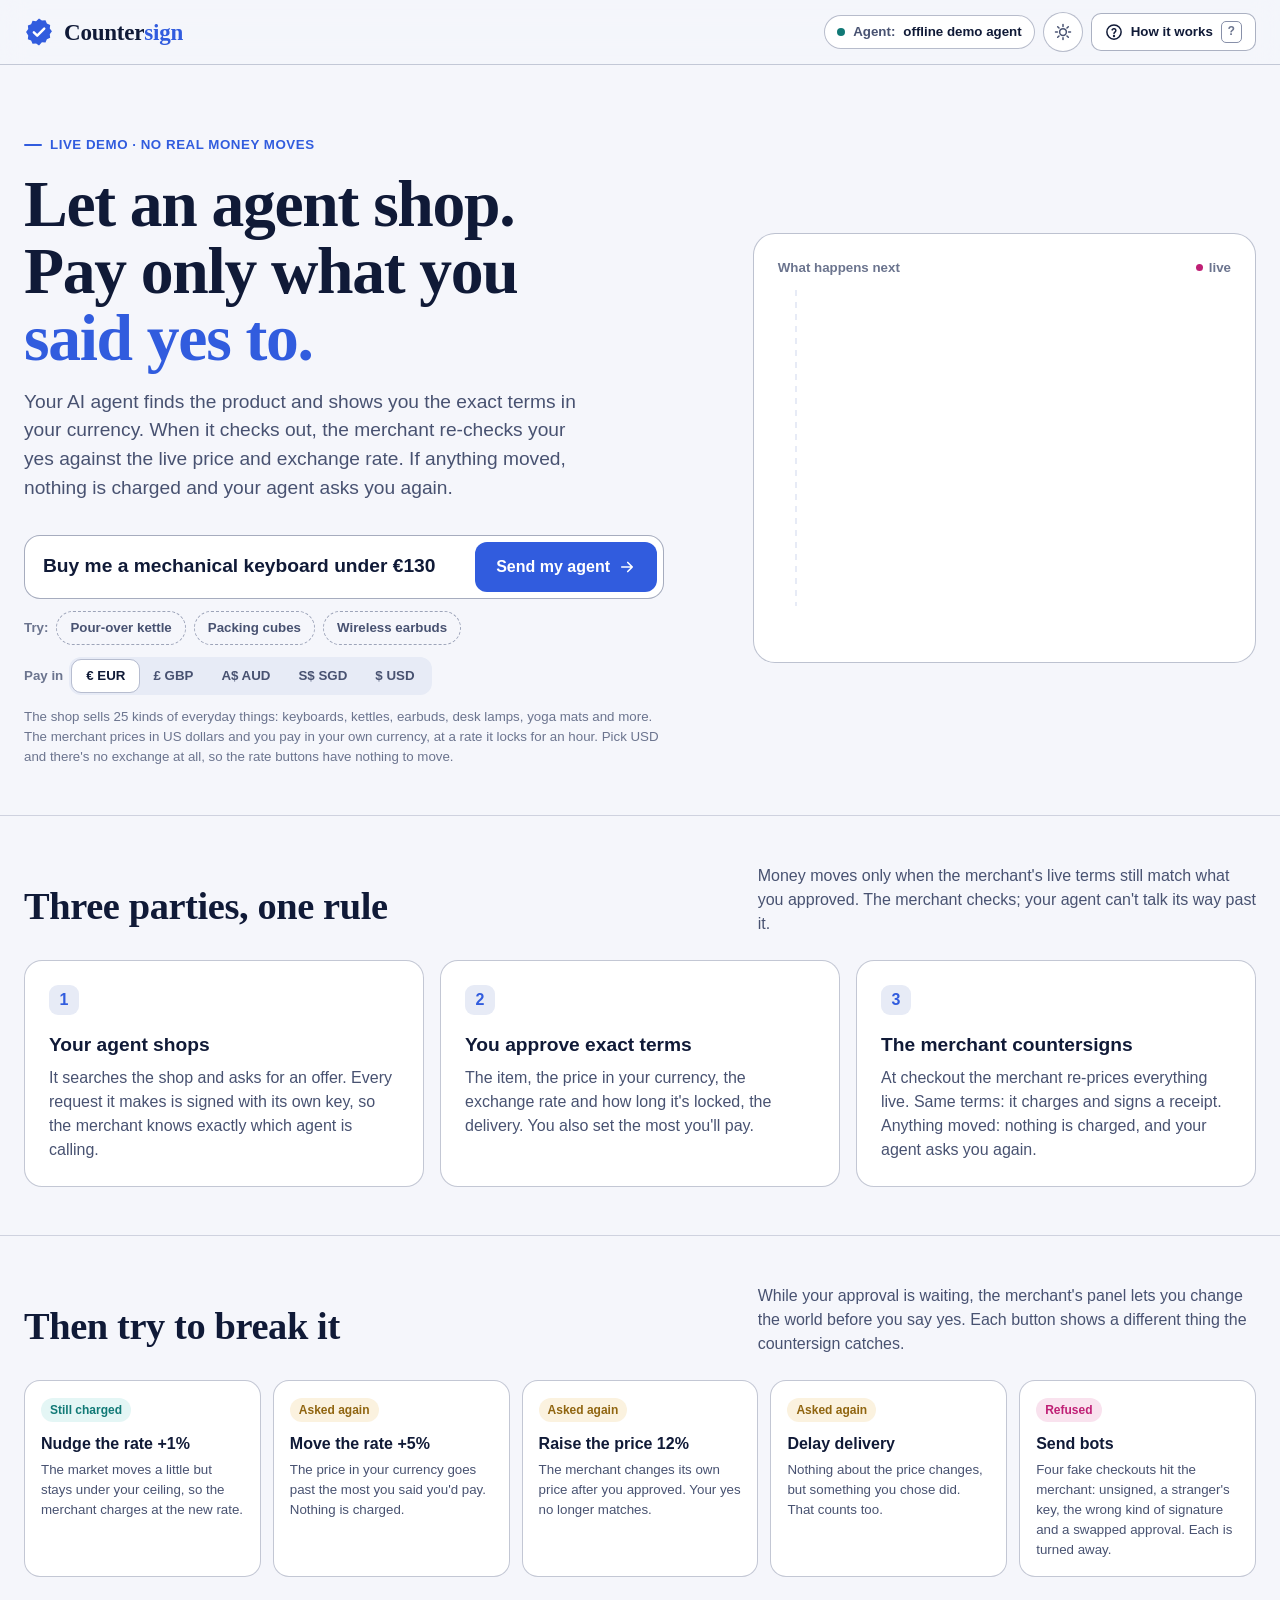
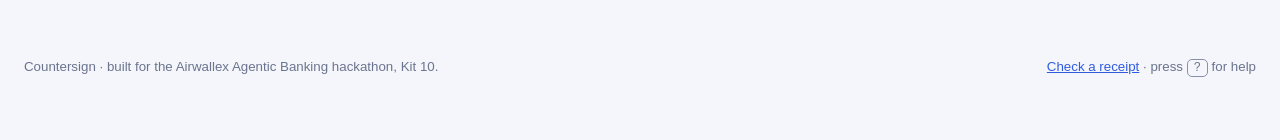
<file: src/countersign/web/static/index.html>
<!doctype html>
<html lang="en">
<head>
<meta charset="utf-8">
<meta name="viewport" content="width=device-width, initial-scale=1">
<title>Countersign · let an agent shop, pay only what you approved</title>
<meta name="description" content="A live demo: an AI agent shops for you, you approve the exact terms, and the merchant re-checks them against the live price and exchange rate before it charges.">
<style>
/* tokens:begin, copied from src/countersign/edge/static/tokens.css by scripts/apply_tokens.py: change colours there */
:root {
  --bg: #f5f6fb;          /* page background */
  --panel: #ffffff;       /* cards, panels */
  --ink: #101a37;         /* body text */
  --ink-2: #485271;       /* secondary text */
  --ink-3: #6b748e;       /* hints, labels */
  --line: #8890a9;        /* borders, rules */
  --soft: #e7ebf6;        /* quiet fills */
  --go: #117976;          /* PROCEED: charged */
  --go-bg: #e4f6f5;
  --ask: #906510;         /* REASK: asked again */
  --ask-bg: #fbf2df;
  --no: #bf1f75;          /* REFUSE: refused */
  --no-bg: #f9e2ee;
  --info: #485271;        /* neutral notes */
  --info-bg: #e7ebf6;
  --accent: #315cde;      /* links, primary buttons */
  --accent-ink: #ffffff;  /* text on accent */
  --on-status: #ffffff;   /* text on an ask or no button */
  --cat-1: #4c6ed5;       /* product images, one per category */
  --cat-2: #cf3487;
  --cat-3: #17817e;
  --cat-4: #986c16;
  --cat-5: #7666c5;
  --cat-ink: #ffffff;     /* initials on a product image */

  /* type: three stacks, unquoted so they also go into SVG attributes */
  --font-display: Charter, Bitstream Charter, Sitka Text, Cambria, Iowan Old Style, Georgia, serif;
  --font-sans: Avenir Next, Avenir, Seravek, Segoe UI, Ubuntu, Noto Sans, Helvetica Neue, sans-serif;
  --font-mono: ui-monospace, SF Mono, Menlo, Cascadia Mono, Consolas, monospace;
  /* a modular scale, ratio 1.2: each step is the one below times the ratio */
  --ratio: 1.2;
  --step--1: 0.833rem;    /* labels, captions, table heads */
  --step-0: 1rem;         /* body */
  --step-1: 1.2rem;
  --step-2: 1.44rem;      /* prices, section heads */
  --step-3: 1.728rem;
  --step-4: 2.074rem;     /* page heads */
  --step-5: 2.488rem;
  --measure: 68ch;        /* longest line of running text */

  /* space: one 4px unit; tight inside a group, wide between groups */
  --space-1: 4px;
  --space-2: 8px;
  --space-3: 12px;
  --space-4: 16px;
  --space-5: 24px;
  --space-6: 32px;
  --space-7: 48px;
  --space-8: 64px;
  --container: 1040px;    /* widest a page gets; wider screens grow the margins */

  /* shape: two radii, one per nesting level, and edges drawn with a line, never a shadow */
  --radius-1: 8px;        /* controls, tags, inner pieces */
  --radius-2: 14px;       /* panels */

  /* motion: short and decelerating, transform and opacity only */
  --dur: 180ms;
  --ease: cubic-bezier(0.22, 1, 0.36, 1);
}
@media (prefers-color-scheme: dark) {
  :root:not([data-theme="light"]) {
    --bg: #0a0d1d;
    --panel: #11162a;
    --ink: #f3f4fa;
    --ink-2: #9aa4c2;
    --ink-3: #78829e;
    --line: #5c6685;
    --soft: #1c2136;
    --go: #18a8a3;
    --go-bg: #0f3332;
    --ask: #c3860a;
    --ask-bg: #33270f;
    --no: #ef3a9a;
    --no-bg: #330f22;
    --info: #9aa4c2;
    --info-bg: #1c2136;
    --accent: #7193f8;
    --accent-ink: #0a0d1d;
    --on-status: #0a0d1d;
    --cat-1: #4c6ed5;
    --cat-2: #cf3487;
    --cat-3: #17817e;
    --cat-4: #986c16;
    --cat-5: #7666c5;
    --cat-ink: #ffffff;
  }
}
:root[data-theme="dark"] {
  --bg: #0a0d1d;
  --panel: #11162a;
  --ink: #f3f4fa;
  --ink-2: #9aa4c2;
  --ink-3: #78829e;
  --line: #5c6685;
  --soft: #1c2136;
  --go: #18a8a3;
  --go-bg: #0f3332;
  --ask: #c3860a;
  --ask-bg: #33270f;
  --no: #ef3a9a;
  --no-bg: #330f22;
  --info: #9aa4c2;
  --info-bg: #1c2136;
  --accent: #7193f8;
  --accent-ink: #0a0d1d;
  --on-status: #0a0d1d;
  --cat-1: #4c6ed5;
  --cat-2: #cf3487;
  --cat-3: #17817e;
  --cat-4: #986c16;
  --cat-5: #7666c5;
  --cat-ink: #ffffff;
}
/* tokens:end */
* { box-sizing: border-box; }
[hidden] { display: none !important; }
html { scroll-behavior: smooth; }
html, body { margin: 0; overflow-x: clip; background: var(--bg); color: var(--ink); }
body { font-family: var(--font-sans); font-weight: 500; font-size: var(--step-0); line-height: 1.5;
       font-variant-numeric: tabular-nums; -webkit-font-smoothing: antialiased; min-height: 100vh; }
button, input { font: inherit; color: inherit; }
h1, h2, h3, h4, p { margin: 0; }
a { color: var(--accent); }
.wrap { max-width: 1280px; margin: 0 auto; padding: 0 var(--space-5); }
@media (max-width: 640px) { .wrap { padding: 0 var(--space-4); } }
.sr { position: absolute; width: 1px; height: 1px; overflow: hidden; clip: rect(0 0 0 0); white-space: nowrap; }

/* a quiet wash of the accent behind the top of the page: a fill, not a shadow */
.wash { position: absolute; inset: 0 0 auto 0; height: 620px; pointer-events: none; z-index: -1;
        background: radial-gradient(60% 70% at 78% 0%, color-mix(in srgb, var(--accent) 14%, transparent), transparent 70%),
                    radial-gradient(40% 50% at 8% 10%, color-mix(in srgb, var(--go) 9%, transparent), transparent 70%); }

/* ---------------------------------------------------------------- top bar */
.top { position: sticky; top: 0; z-index: 20; border-bottom: 1px solid color-mix(in srgb, var(--line) 45%, transparent);
       background: color-mix(in srgb, var(--bg) 82%, transparent); backdrop-filter: saturate(1.4) blur(12px);
       -webkit-backdrop-filter: saturate(1.4) blur(12px); }
.top .wrap { display: flex; align-items: center; justify-content: space-between; gap: var(--space-4); min-height: 64px; }
.brand { display: inline-flex; align-items: center; gap: 10px; text-decoration: none; color: var(--ink); }
.brand .word { font-family: var(--font-display); font-size: var(--step-2); font-weight: 700; letter-spacing: -0.01em; }
.brand .word em { font-style: normal; color: var(--accent); }
.seal { width: 30px; height: 30px; color: var(--accent); flex: none; }
.top-actions { display: flex; align-items: center; gap: var(--space-2); }
.status-chip { display: inline-flex; align-items: center; gap: 8px; padding: 6px 12px; border-radius: 999px;
               border: 1px solid color-mix(in srgb, var(--line) 60%, transparent); background: var(--panel);
               font-size: var(--step--1); font-weight: 600; color: var(--ink-2); white-space: nowrap; }
.status-chip b { color: var(--ink); font-weight: 700; }
.status-chip .dot { width: 8px; height: 8px; border-radius: 50%; background: var(--go); }
.status-chip .dot.live { animation: breathe 2.4s var(--ease) infinite; }
@keyframes breathe { 0%, 100% { opacity: 1; transform: scale(1); } 50% { opacity: .45; transform: scale(.8); } }
@media (max-width: 860px) { .status-chip.market { display: none; } }
@media (max-width: 560px) { .status-chip.agent { display: none; } .help-label { display: none; } }
.icon-btn { display: inline-grid; place-items: center; width: 40px; height: 40px; border-radius: 999px; cursor: pointer;
            border: 1px solid color-mix(in srgb, var(--line) 60%, transparent); background: var(--panel); color: var(--ink-2); }
.icon-btn svg { width: 18px; height: 18px; }
.icon-btn:hover { color: var(--ink); border-color: var(--line); }
kbd { font-family: var(--font-mono); font-size: 0.75rem; padding: 1px 6px; border-radius: 5px; border: 1px solid var(--line); color: var(--ink-3); }

/* ---------------------------------------------------------------- buttons */
.btn { display: inline-flex; align-items: center; justify-content: center; gap: 8px; border: 1px solid transparent;
       border-radius: 12px; padding: 12px 20px; min-height: 48px; font-weight: 650; cursor: pointer; text-decoration: none;
       background: var(--ink); color: var(--bg); transition: transform var(--dur) var(--ease), opacity var(--dur) var(--ease); }
.btn.primary { background: var(--accent); color: var(--accent-ink); }
.btn.ghost { background: var(--panel); color: var(--ink); border-color: color-mix(in srgb, var(--line) 70%, transparent); }
.btn.ghost:hover:not(:disabled) { border-color: var(--ink-2); }
.btn.small { min-height: 36px; padding: 7px 13px; font-size: var(--step--1); border-radius: 10px; }
.btn.block { width: 100%; }
.btn:hover:not(:disabled) { transform: translateY(-1px); }
.btn:active:not(:disabled) { transform: translateY(1px); }
.btn:disabled { opacity: .45; cursor: not-allowed; }
.btn svg { width: 18px; height: 18px; flex: none; }

/* ---------------------------------------------------------------- hero */
.hero { display: grid; grid-template-columns: 1.15fr .85fr; gap: var(--space-7); align-items: center; padding-block: var(--space-8) var(--space-7); }
@media (max-width: 960px) { .hero { grid-template-columns: 1fr; gap: var(--space-6); padding-block: var(--space-6) var(--space-5); } }
.eyebrow { display: inline-flex; align-items: center; gap: 8px; font-size: var(--step--1); font-weight: 700; letter-spacing: .04em;
           text-transform: uppercase; color: var(--accent); }
.eyebrow::before { content: ""; width: 18px; height: 2px; background: currentColor; border-radius: 2px; }
.hero h1 { font-family: var(--font-display); font-weight: 700; letter-spacing: -0.02em; line-height: 1.02;
           font-size: clamp(2.3rem, 5.2vw, 4.1rem); margin: var(--space-4) 0 var(--space-4); max-width: 16ch; }
.hero h1 .said { color: var(--accent); }
.lede { color: var(--ink-2); font-size: var(--step-1); max-width: 54ch; }
.ask-form { margin-top: var(--space-6); display: flex; flex-direction: column; gap: var(--space-3); max-width: 640px; }
.ask-box { display: flex; align-items: center; gap: var(--space-2); padding: 6px 6px 6px 18px; border-radius: 16px;
           background: var(--panel); border: 1px solid color-mix(in srgb, var(--line) 75%, transparent);
           transition: border-color var(--dur) var(--ease); }
.ask-box:focus-within { border-color: var(--accent); outline: 3px solid color-mix(in srgb, var(--accent) 22%, transparent); }
.ask-box input { flex: 1; min-width: 0; border: 0; background: transparent; outline: none; font-size: var(--step-1); font-weight: 600; padding: 10px 0; }
@media (max-width: 560px) { .ask-box { flex-wrap: wrap; padding: 6px; } .ask-box input { flex-basis: 100%; padding: 10px 12px; }
                            .ask-box .btn { width: 100%; } }
.ask-row { display: flex; align-items: center; justify-content: space-between; gap: var(--space-3); flex-wrap: wrap; }
.seg { display: inline-flex; flex-wrap: wrap; padding: 3px; border-radius: 12px; background: var(--soft); }
.seg button { border: 0; background: transparent; padding: 6px 14px; border-radius: 9px; font-weight: 650; cursor: pointer; font-size: var(--step--1); color: var(--ink-2); }
.seg button[aria-pressed=true] { background: var(--panel); color: var(--ink); outline: 1px solid color-mix(in srgb, var(--line) 50%, transparent); }
.seg-label { font-size: var(--step--1); color: var(--ink-3); font-weight: 600; margin-right: 6px; }
.chips { display: flex; gap: var(--space-2); flex-wrap: wrap; align-items: center; }
.chips .lbl { font-size: var(--step--1); color: var(--ink-3); font-weight: 600; }
.chip { border: 1px dashed color-mix(in srgb, var(--line) 80%, transparent); background: transparent; border-radius: 999px; padding: 6px 13px;
        font-weight: 600; font-size: var(--step--1); cursor: pointer; color: var(--ink-2); transition: transform var(--dur) var(--ease); }
.chip:hover { border-style: solid; color: var(--ink); transform: translateY(-1px); }
.fine { font-size: var(--step--1); color: var(--ink-3); }

/* the hero's little film: you ask, the agent finds, the merchant countersigns */
.film { position: relative; padding: var(--space-5); border-radius: 22px; background: var(--panel);
        border: 1px solid color-mix(in srgb, var(--line) 55%, transparent); display: flex; flex-direction: column; gap: 14px; overflow: hidden; }
.film::before { content: ""; position: absolute; left: 41px; top: 56px; bottom: 56px; width: 2px;
                background: repeating-linear-gradient(to bottom, var(--soft) 0 6px, transparent 6px 12px); }
.film-row { position: relative; display: grid; grid-template-columns: 34px 1fr; gap: 14px; align-items: start; opacity: 0;
            animation: film-in 9s var(--ease) infinite; }
.film-row:nth-child(2) { animation-delay: 0s; }
.film-row:nth-child(3) { animation-delay: .9s; }
.film-row:nth-child(4) { animation-delay: 1.8s; }
.film-row:nth-child(5) { animation-delay: 2.7s; }
@keyframes film-in { 0% { opacity: 0; transform: translateY(8px); } 5%, 88% { opacity: 1; transform: none; } 96%, 100% { opacity: 0; transform: translateY(-4px); } }
.who { width: 34px; height: 34px; border-radius: 50%; display: grid; place-items: center; font-weight: 800; font-size: 0.8rem; z-index: 1; }
.who.you { background: var(--ink); color: var(--bg); }
.who.agent { background: var(--accent); color: var(--accent-ink); }
.who.merchant { background: var(--go); color: var(--on-status); }
.who.check { background: var(--go-bg); color: var(--go); outline: 1px solid var(--go); }
.film-card { padding: 10px 14px; border-radius: 14px; background: var(--soft); }
.film-card .t { font-size: var(--step--1); color: var(--ink-3); font-weight: 700; }
.film-card .v { font-weight: 650; }
.film-card.go { background: var(--go-bg); }
.film-card.go .v { color: var(--go); }
.film-head { display: flex; justify-content: space-between; align-items: center; font-size: var(--step--1); font-weight: 700; color: var(--ink-3); }
.film-head .rec { display: inline-flex; gap: 6px; align-items: center; }
.film-head .rec::before { content: ""; width: 7px; height: 7px; border-radius: 50%; background: var(--no); animation: breathe 1.6s var(--ease) infinite; }

/* ---------------------------------------------------------------- explainer sections on the first screen */
.section { padding-block: var(--space-7); border-top: 1px solid color-mix(in srgb, var(--line) 35%, transparent); }
.section-head { display: flex; justify-content: space-between; align-items: end; gap: var(--space-4); margin-bottom: var(--space-5); flex-wrap: wrap; }
.section-head h2 { font-family: var(--font-display); font-size: clamp(var(--step-3), 3vw, var(--step-5)); font-weight: 700; letter-spacing: -0.01em; }
.section-head p { color: var(--ink-2); max-width: 56ch; }
.steps3 { display: grid; grid-template-columns: repeat(3, 1fr); gap: var(--space-4); }
@media (max-width: 860px) { .steps3 { grid-template-columns: 1fr; } }
.step-card { padding: var(--space-5); border-radius: 18px; background: var(--panel); border: 1px solid color-mix(in srgb, var(--line) 50%, transparent); }
.step-card .n { width: 30px; height: 30px; border-radius: 9px; display: grid; place-items: center; font-weight: 800; background: var(--soft); color: var(--accent); }
.step-card h3 { font-size: var(--step-1); font-weight: 700; margin: var(--space-4) 0 6px; }
.step-card p { color: var(--ink-2); }
.tries { display: grid; grid-template-columns: repeat(auto-fill, minmax(230px, 1fr)); gap: var(--space-3); }
.try { padding: var(--space-4); border-radius: 16px; border: 1px solid color-mix(in srgb, var(--line) 50%, transparent); background: var(--panel); }
.try h3 { font-size: var(--step-0); font-weight: 700; margin: 10px 0 4px; }
.try p { color: var(--ink-2); font-size: var(--step--1); }
.outcome { display: inline-flex; align-items: center; gap: 6px; padding: 3px 9px; border-radius: 999px; font-size: 0.75rem; font-weight: 700; }
.outcome.go { background: var(--go-bg); color: var(--go); }
.outcome.ask { background: var(--ask-bg); color: var(--ask); }
.outcome.no { background: var(--no-bg); color: var(--no); }
.foot { padding-block: var(--space-6) var(--space-8); color: var(--ink-3); font-size: var(--step--1); display: flex; justify-content: space-between; gap: var(--space-4); flex-wrap: wrap; }

/* ---------------------------------------------------------------- the board */
.board-wrap { padding-block: var(--space-5) var(--space-8); }
.board-head { display: flex; justify-content: space-between; align-items: center; gap: var(--space-4); flex-wrap: wrap; margin-bottom: var(--space-4); }
.board-head h2 { font-family: var(--font-display); font-size: var(--step-3); font-weight: 700; letter-spacing: -0.01em; }
.board-head .req { color: var(--ink-2); font-weight: 600; }
.progress { display: grid; grid-template-columns: repeat(5, 1fr); gap: 6px; margin-bottom: var(--space-5); list-style: none; padding: 0; }
.progress li { position: relative; padding: 12px 12px 10px; border-radius: 12px; background: var(--panel);
               border: 1px solid color-mix(in srgb, var(--line) 40%, transparent); color: var(--ink-3); font-size: var(--step--1); font-weight: 650; overflow: hidden; }
.progress li .k { display: block; font-size: 0.7rem; letter-spacing: .05em; text-transform: uppercase; font-weight: 800; margin-bottom: 2px; }
.progress li::after { content: ""; position: absolute; left: 0; right: 0; bottom: 0; height: 3px; background: var(--accent);
                      transform: scaleX(0); transform-origin: left; transition: transform 500ms var(--ease); }
.progress li.done { color: var(--ink); }
.progress li.done::after { transform: scaleX(1); background: var(--go); }
.progress li.now { color: var(--ink); border-color: var(--accent); }
.progress li.now::after { transform: scaleX(1); animation: sweep 1.6s var(--ease) infinite; }
.progress li.stop { color: var(--ask); border-color: var(--ask); }
.progress li.stop::after { transform: scaleX(1); background: var(--ask); }
.progress li.fail { color: var(--no); border-color: var(--no); }
.progress li.fail::after { transform: scaleX(1); background: var(--no); }
@keyframes sweep { 0% { transform: scaleX(.05); } 60% { transform: scaleX(1); } 100% { transform: scaleX(1); opacity: .2; } }
@media (max-width: 720px) { .progress li { padding: 8px 4px 9px; font-size: 0; text-align: center; }
                            .progress li .k { font-size: 0.64rem; margin: 0; letter-spacing: .02em; }
                            .progress .num, .progress .long { display: none; } }

.board { display: grid; grid-template-columns: minmax(0, 1fr) minmax(0, 1.2fr) minmax(0, 1fr); gap: var(--space-4); align-items: start; }
@media (max-width: 1120px) { .board { grid-template-columns: minmax(0, 1fr) minmax(0, 1.2fr); } .board .col.edge-col { grid-column: 1 / -1; } }
@media (max-width: 760px) { .board { grid-template-columns: minmax(0, 1fr); } .board .col.approval-col { order: -1; } }
.col { background: var(--panel); border-radius: 20px; border: 1px solid color-mix(in srgb, var(--line) 50%, transparent); min-width: 0; overflow: hidden; }
.col-head { display: flex; align-items: center; justify-content: space-between; gap: var(--space-2); padding: 16px 18px 12px; }
.col-head h3 { font-size: var(--step-0); font-weight: 750; display: flex; align-items: center; gap: 10px; }
.col-head h3 .ico { width: 28px; height: 28px; border-radius: 9px; display: grid; place-items: center; background: var(--soft); color: var(--accent); }
.col-head h3 .ico svg { width: 16px; height: 16px; }
.col-sub { padding: 0 18px 12px; color: var(--ink-3); font-size: var(--step--1); border-bottom: 1px solid color-mix(in srgb, var(--line) 35%, transparent); }
.info { width: 28px; height: 28px; border-radius: 50%; border: 1px solid color-mix(in srgb, var(--line) 60%, transparent); background: transparent;
        color: var(--ink-3); font-weight: 800; font-size: 0.8rem; cursor: pointer; flex: none; }
.info:hover, .info[aria-expanded=true] { color: var(--accent); border-color: var(--accent); }
.explain { margin: 0 18px 12px; padding: 12px 14px; border-radius: 12px; background: var(--info-bg); color: var(--ink-2); font-size: var(--step--1); }
.explain b { color: var(--ink); }
.col-body { padding: 16px 18px 18px; }

/* conversation */
.feed { display: flex; flex-direction: column; gap: 10px; max-height: min(68vh, 640px); overflow: auto; scroll-behavior: smooth; padding-right: 2px; }
.msg { padding: 10px 14px; border-radius: 16px; background: var(--soft); max-width: 92%; overflow-wrap: anywhere; animation: rise 320ms var(--ease) both; }
.msg.shopper { align-self: flex-end; background: var(--ink); color: var(--bg); font-weight: 600; border-bottom-right-radius: 6px; }
.msg.agent { align-self: flex-start; border-bottom-left-radius: 6px; }
.msg.agent::before { content: "Your agent"; display: block; font-size: 0.7rem; font-weight: 800; letter-spacing: .04em; text-transform: uppercase; color: var(--accent); margin-bottom: 2px; }
.msg.sys { align-self: center; background: transparent; color: var(--ink-3); font-size: var(--step--1); font-weight: 650; text-align: center; padding: 2px 8px;
           display: inline-flex; align-items: center; gap: 6px; }
.msg.sys::before { content: ""; width: 6px; height: 6px; border-radius: 50%; background: var(--line); }
.msg.go { background: var(--go-bg); color: var(--go); font-weight: 650; border: 1px solid color-mix(in srgb, var(--go) 40%, transparent); }
.msg.ask { background: var(--ask-bg); color: var(--ask); font-weight: 650; border: 1px solid color-mix(in srgb, var(--ask) 40%, transparent); }
.msg.no { background: var(--no-bg); color: var(--no); font-weight: 650; border: 1px solid color-mix(in srgb, var(--no) 40%, transparent); }
.msg .sub { display: block; font-weight: 550; opacity: .9; margin-top: 2px; }
.msg.market { align-self: center; background: transparent; border: 1px dashed var(--ask); color: var(--ask); font-size: var(--step--1); font-weight: 650; border-radius: 999px; padding: 5px 12px; }
@keyframes rise { from { opacity: 0; transform: translateY(6px) scale(.98); } to { opacity: 1; transform: none; } }
.typing { align-self: flex-start; display: inline-flex; gap: 5px; padding: 12px 14px; border-radius: 16px; border-bottom-left-radius: 6px; background: var(--soft); }
.typing i { width: 7px; height: 7px; border-radius: 50%; background: var(--ink-3); animation: hop 1.1s var(--ease) infinite; }
.typing i:nth-child(2) { animation-delay: .15s; } .typing i:nth-child(3) { animation-delay: .3s; }
@keyframes hop { 0%, 60%, 100% { transform: translateY(0); opacity: .5; } 30% { transform: translateY(-5px); opacity: 1; } }

/* approval */
.card { border-radius: 16px; border: 1px solid color-mix(in srgb, var(--line) 60%, transparent); padding: 20px; animation: rise 360ms var(--ease) both; }
.card.pending { border: 2px solid var(--accent); }
.card.go { border-color: var(--go); background: var(--go-bg); }
.card.ask { border-color: var(--ask); background: var(--ask-bg); }
.card.no { border-color: var(--no); background: var(--no-bg); }
.label { font-size: 0.72rem; font-weight: 800; letter-spacing: .05em; text-transform: uppercase; color: var(--ink-3); margin-bottom: 4px; }
.item { font-size: var(--step-2); font-weight: 750; line-height: 1.2; letter-spacing: -0.01em; }
.why { color: var(--ink-2); margin: 6px 0 18px; }
.price { display: flex; align-items: baseline; gap: 10px; flex-wrap: wrap; }
.big { font-size: clamp(2.2rem, 4.2vw, 3.2rem); font-weight: 800; line-height: 1; letter-spacing: -0.02em; }
.price .was { color: var(--ink-3); font-weight: 650; font-size: var(--step--1); }
.rows { display: grid; grid-template-columns: auto 1fr; gap: 10px var(--space-4); margin: 18px 0; padding: 14px 0;
        border-top: 1px solid color-mix(in srgb, var(--line) 35%, transparent); border-bottom: 1px solid color-mix(in srgb, var(--line) 35%, transparent); }
.rows dt { color: var(--ink-3); font-weight: 600; display: inline-flex; align-items: center; gap: 6px; }
.rows dd { margin: 0; text-align: right; font-weight: 650; overflow-wrap: anywhere; }
.tip { position: relative; display: inline-grid; place-items: center; width: 16px; height: 16px; border-radius: 50%; font-size: 0.65rem; font-weight: 800;
       border: 1px solid var(--line); color: var(--ink-3); cursor: help; }
.tip:hover::after, .tip:focus::after { content: attr(data-tip); position: absolute; left: 50%; bottom: calc(100% + 8px); transform: translateX(-30%); width: 240px; z-index: 5;
       padding: 10px 12px; border-radius: 10px; background: var(--ink); color: var(--bg); font-size: 0.78rem; font-weight: 550; line-height: 1.4; text-align: left;
       text-transform: none; letter-spacing: 0; animation: rise 160ms var(--ease) both; }
.lockbar { display: inline-flex; flex-direction: column; align-items: flex-end; gap: 4px; }
.lockbar .bar { width: 120px; height: 4px; border-radius: 4px; background: var(--soft); overflow: hidden; }
.lockbar .bar i { display: block; height: 100%; background: var(--go); transform-origin: left; transition: transform 1s linear; }
.lockbar.low .bar i { background: var(--ask); }
.lockbar.low span { color: var(--ask); }
.lockbar span { color: var(--go); }
.ceiling-wrap { display: grid; gap: 8px; }
.ceiling { display: flex; gap: 10px; align-items: center; flex-wrap: wrap; }
.field { display: inline-flex; align-items: center; border: 1px solid color-mix(in srgb, var(--line) 80%, transparent); border-radius: 12px; background: var(--bg); padding-left: 14px; }
.field span { font-size: var(--step-1); font-weight: 750; color: var(--ink-3); }
.field:focus-within { border-color: var(--accent); outline: 3px solid color-mix(in srgb, var(--accent) 22%, transparent); }
.field input { border: 0; outline: none; width: 140px; padding: 10px 12px; background: transparent; font-size: var(--step-1); font-weight: 750; }
.quick { display: inline-flex; gap: 6px; flex-wrap: wrap; }
.quick button { border: 1px solid color-mix(in srgb, var(--line) 70%, transparent); background: var(--panel); border-radius: 999px; padding: 5px 11px;
                font-size: var(--step--1); font-weight: 650; cursor: pointer; color: var(--ink-2); }
.quick button:hover { color: var(--ink); border-color: var(--ink-2); }
.hint { color: var(--ink-2); font-size: var(--step--1); }
.actions { display: flex; gap: 10px; margin-top: var(--space-5); flex-wrap: wrap; }
.actions .btn.primary { flex: 1 1 220px; }
.diff { width: 100%; border-collapse: collapse; margin: 12px 0 2px; font-weight: 600; font-size: var(--step--1); }
.diff th { text-align: left; color: var(--ink-3); font-size: 0.72rem; font-weight: 800; letter-spacing: .04em; text-transform: uppercase; padding: 4px 0; }
.diff td { padding: 8px 0; border-top: 1px solid color-mix(in srgb, var(--ask) 25%, transparent); vertical-align: top; overflow-wrap: anywhere; }
.diff td.new { color: var(--ask); font-weight: 750; }
.diff td:first-child, .diff th:first-child { white-space: nowrap; padding-right: var(--space-3); }
.empty { color: var(--ink-3); font-weight: 600; text-align: center; padding: 28px 12px; }
.stack { display: flex; flex-direction: column; gap: 14px; }

/* skeleton while the agent shops: a sheen moved with transform */
.skel { position: relative; overflow: hidden; border-radius: 16px; border: 1px solid color-mix(in srgb, var(--line) 45%, transparent); padding: 20px; display: grid; gap: 12px; }
.skel i { display: block; height: 12px; border-radius: 6px; background: var(--soft); }
.skel i.l { width: 40%; } .skel i.m { width: 70%; height: 20px; } .skel i.b { width: 55%; height: 40px; } .skel i.s { width: 85%; }
.skel::after { content: ""; position: absolute; inset: 0; transform: translateX(-100%);
               background: linear-gradient(90deg, transparent, color-mix(in srgb, var(--panel) 70%, transparent), transparent); animation: sheen 1.4s var(--ease) infinite; }
@keyframes sheen { to { transform: translateX(100%); } }
.skel-note { text-align: center; color: var(--ink-3); font-size: var(--step--1); font-weight: 600; }

/* the outcome stamp */
.stamp { display: inline-flex; align-items: center; gap: 10px; padding: 8px 14px 8px 10px; border-radius: 12px; font-weight: 800; letter-spacing: .06em;
         text-transform: uppercase; font-size: var(--step--1); border: 2px solid currentColor; animation: stamp 520ms var(--ease) both; }
.stamp svg { width: 22px; height: 22px; }
.stamp.go { color: var(--go); } .stamp.ask { color: var(--ask); } .stamp.no { color: var(--no); }
@keyframes stamp { 0% { opacity: 0; transform: scale(1.6) rotate(-8deg); } 60% { opacity: 1; transform: scale(.96) rotate(-3deg); } 100% { transform: scale(1) rotate(-3deg); } }

/* edge */
.edge-log { display: flex; flex-direction: column; gap: 6px; max-height: 240px; overflow: auto; }
.e { display: grid; grid-template-columns: 22px 1fr; gap: 8px; font-size: var(--step--1); font-weight: 600; padding: 8px 10px; border-radius: 10px; background: var(--soft);
     overflow-wrap: anywhere; animation: rise 280ms var(--ease) both; }
.e .k { width: 20px; height: 20px; border-radius: 50%; display: grid; place-items: center; font-size: 0.7rem; font-weight: 800; }
.e.ok .k { background: var(--go-bg); color: var(--go); } .e.bad .k { background: var(--no-bg); color: var(--no); }
.e small { display: block; color: var(--ink-3); font-weight: 600; font-family: var(--font-mono); font-size: 0.72rem; }
.sec { margin-top: var(--space-5); }
.sec-h { display: flex; justify-content: space-between; align-items: baseline; gap: 8px; margin: 0 0 10px; }
.sec-h h4 { font-size: var(--step--1); font-weight: 800; letter-spacing: .04em; text-transform: uppercase; color: var(--ink-3); }
.sec-h span { font-size: var(--step--1); color: var(--ink-3); }
.levers { display: grid; grid-template-columns: 1fr 1fr; gap: 8px; }
@media (max-width: 420px) { .levers { grid-template-columns: 1fr; } }
.lever { text-align: left; display: grid; gap: 4px; padding: 12px; border-radius: 14px; cursor: pointer; background: var(--panel);
         border: 1px solid color-mix(in srgb, var(--line) 60%, transparent); transition: transform var(--dur) var(--ease); }
.lever:hover:not(:disabled) { transform: translateY(-2px); border-color: var(--ink-2); }
.lever:active:not(:disabled) { transform: translateY(0); }
.lever:disabled { opacity: .45; cursor: not-allowed; }
.lever .lt { font-weight: 750; font-size: var(--step--1); color: var(--ink); }
.lever .outcome { justify-self: start; }
.lever .ld { font-size: 0.78rem; color: var(--ink-2); font-weight: 550; line-height: 1.35; }
.lever.fired { border-color: var(--ask); }
.lever-note { margin-top: 8px; font-size: var(--step--1); color: var(--ink-3); }
.receipt { position: relative; border-radius: 14px; padding: 16px; font-size: var(--step--1); font-weight: 600; background: var(--panel);
           border: 1px solid color-mix(in srgb, var(--line) 60%, transparent); animation: rise 360ms var(--ease) both; overflow: hidden; }
.receipt::before { content: ""; position: absolute; left: 0; right: 0; top: 0; height: 4px; background: repeating-linear-gradient(90deg, var(--go) 0 10px, transparent 10px 16px); }
.receipt .rn { font-size: var(--step-1); font-weight: 800; font-family: var(--font-mono); letter-spacing: -0.02em; }
.receipt .amt { font-size: var(--step-2); font-weight: 800; margin: 6px 0 2px; }
.receipt .stamp { position: absolute; right: 14px; top: 16px; }
.receipt .actions { margin-top: 12px; }
.findings { margin: 10px 0 0; padding: 0; list-style: none; display: flex; flex-direction: column; gap: 4px; }
.findings li { display: flex; gap: 8px; animation: rise 240ms var(--ease) both; }
.findings li::before { content: "✓"; color: var(--go); font-weight: 800; }
.findings.bad li::before { content: "✗"; color: var(--no); }
.findings li:nth-child(2) { animation-delay: 60ms; } .findings li:nth-child(3) { animation-delay: 120ms; } .findings li:nth-child(4) { animation-delay: 180ms; }
.verdict { font-weight: 800; margin-top: 10px; display: inline-flex; gap: 6px; align-items: center; }
.verdict.ok { color: var(--go); } .verdict.bad { color: var(--no); }

/* ---------------------------------------------------------------- help drawer */
.scrim { position: fixed; inset: 0; z-index: 40; background: color-mix(in srgb, var(--ink) 40%, transparent); opacity: 0; transition: opacity 240ms var(--ease); }
.scrim.open { opacity: 1; }
.help { position: fixed; z-index: 41; top: 0; right: 0; bottom: 0; width: min(480px, 100%); background: var(--panel); border-left: 1px solid var(--line);
        transform: translateX(100%); transition: transform 320ms var(--ease); display: flex; flex-direction: column; }
.help.open { transform: none; }
.help-head { display: flex; align-items: center; justify-content: space-between; padding: 18px 22px; border-bottom: 1px solid color-mix(in srgb, var(--line) 40%, transparent); }
.help-head h2 { font-family: var(--font-display); font-size: var(--step-2); font-weight: 700; }
.help-body { padding: 8px 22px 32px; overflow: auto; }
.help-body h3 { font-size: var(--step--1); font-weight: 800; letter-spacing: .05em; text-transform: uppercase; color: var(--accent); margin: 24px 0 8px; }
.help-body p, .help-body li { color: var(--ink-2); }
.help-body p + p { margin-top: 8px; }
.help-body ul { padding-left: 0; margin: 0; list-style: none; display: grid; gap: 10px; }
.help-body li b { color: var(--ink); }
.help-body dl { margin: 0; display: grid; gap: 12px; }
.help-body dt { font-weight: 750; color: var(--ink); }
.help-body dd { margin: 2px 0 0; color: var(--ink-2); }
.help-body .outcome { margin-left: 4px; }

.toast { position: fixed; left: 50%; bottom: 24px; z-index: 50; transform: translate(-50%, 20px); opacity: 0; pointer-events: none;
         background: var(--ink); color: var(--bg); padding: 12px 18px; border-radius: 12px; font-weight: 650; max-width: calc(100% - 32px);
         transition: transform 240ms var(--ease), opacity 240ms var(--ease); }
.toast.show { transform: translate(-50%, 0); opacity: 1; }

/* states: every control shows focus at once, answers a press, and says when it is off */
a:focus-visible, button:focus-visible, summary:focus-visible, [tabindex]:focus-visible {
  outline: 2px solid var(--accent); outline-offset: 2px; }
input:focus-visible { outline: none; }
[aria-busy="true"] { cursor: progress; }
@media (prefers-reduced-motion: reduce) {
  html { scroll-behavior: auto; }
  *, *::before, *::after { animation-duration: 0.01ms !important; animation-iteration-count: 1 !important;
                           transition-duration: 0.01ms !important; }
  .film-row { opacity: 1; }
}
</style>
</head>
<body>
<div class="wash" aria-hidden="true"></div>
<header class="top">
  <div class="wrap">
    <a class="brand" href="/" aria-label="Countersign, start over">
      <svg class="seal" viewBox="0 0 32 32" aria-hidden="true"><path fill="currentColor" d="M16 1.5l3.1 2.3 3.8-.4 1.5 3.5 3.5 1.5-.4 3.8 2.3 3.1-2.3 3.1.4 3.8-3.5 1.5-1.5 3.5-3.8-.4L16 30.5l-3.1-2.3-3.8.4-1.5-3.5-3.5-1.5.4-3.8L2.2 16l2.3-3.1-.4-3.8 3.5-1.5 1.5-3.5 3.8.4z"/><path d="M10.5 16.3l3.6 3.6 7.5-7.6" fill="none" stroke="var(--panel)" stroke-width="2.6" stroke-linecap="round" stroke-linejoin="round"/></svg>
      <span class="word">Counter<em>sign</em></span>
    </a>
    <div class="top-actions">
      <span class="status-chip agent" id="agentChip" title="Which agent is shopping for you"><span class="dot live"></span>Agent: <b id="agentName">offline demo agent</b></span>
      <span class="status-chip market" id="marketChip" hidden title="The simulated exchange rate the merchant prices you in"><span class="dot"></span>Market: <b id="marketRate"></b></span>
      <button class="icon-btn" id="themeBtn" type="button" aria-label="Switch between light and dark" title="Light or dark">
        <svg viewBox="0 0 24 24" fill="none" stroke="currentColor" stroke-width="2" stroke-linecap="round" aria-hidden="true"><circle cx="12" cy="12" r="4.5"/><path d="M12 2v2.5M12 19.5V22M4.9 4.9l1.8 1.8M17.3 17.3l1.8 1.8M2 12h2.5M19.5 12H22M4.9 19.1l1.8-1.8M17.3 6.7l1.8-1.8"/></svg>
      </button>
      <button class="btn ghost small" id="helpBtn" type="button" aria-controls="help" aria-expanded="false">
        <svg viewBox="0 0 24 24" fill="none" stroke="currentColor" stroke-width="2" stroke-linecap="round" aria-hidden="true"><circle cx="12" cy="12" r="9.5"/><path d="M9.5 9.2a2.6 2.6 0 0 1 5 .9c0 1.8-2.5 2.2-2.5 3.9"/><circle cx="12" cy="17.3" r=".6" fill="currentColor"/></svg>
        <span class="help-label">How it works</span> <kbd aria-hidden="true">?</kbd>
      </button>
    </div>
  </div>
</header>

<main>
  <!-- ============================================================ first screen -->
  <div id="start">
    <section class="wrap hero">
      <div>
        <p class="eyebrow">Live demo · no real money moves</p>
        <h1>Let an agent shop. Pay only what you <span class="said">said yes to.</span></h1>
        <p class="lede">Your AI agent finds the product and shows you the exact terms in your currency. When it checks out, the merchant re-checks your yes against the live price and exchange rate. If anything moved, nothing is charged and your agent asks you again.</p>
        <form class="ask-form" id="ask">
          <label class="sr" for="request">What should your agent buy?</label>
          <div class="ask-box">
            <input type="text" id="request" value="Buy me a mechanical keyboard under €130" autocomplete="off" spellcheck="false">
            <button class="btn primary" type="submit" id="go">
              Send my agent
              <svg viewBox="0 0 24 24" fill="none" stroke="currentColor" stroke-width="2.2" stroke-linecap="round" stroke-linejoin="round" aria-hidden="true"><path d="M5 12h14M13 6l6 6-6 6"/></svg>
            </button>
          </div>
          <div class="ask-row">
            <div class="chips"><span class="lbl">Try:</span>
              <button type="button" class="chip" data-q="Buy me a pour-over kettle">Pour-over kettle</button>
              <button type="button" class="chip" data-q="Buy me packing cubes for a trip">Packing cubes</button>
              <button type="button" class="chip" data-q="Buy me wireless earbuds">Wireless earbuds</button>
            </div>
            <div><span class="seg-label">Pay in</span><span class="seg" role="group" aria-label="The currency you pay in">
              <button type="button" data-ccy="EUR" aria-pressed="true">€ EUR</button>
              <button type="button" data-ccy="GBP" aria-pressed="false">£ GBP</button>
              <button type="button" data-ccy="AUD" aria-pressed="false">A$ AUD</button>
              <button type="button" data-ccy="SGD" aria-pressed="false">S$ SGD</button>
              <button type="button" data-ccy="USD" aria-pressed="false">$ USD</button>
            </span></div>
          </div>
          <p class="fine">The shop sells 25 kinds of everyday things: keyboards, kettles, earbuds, desk lamps, yoga mats and more. The merchant prices in US dollars and you pay in your own currency, at a rate it locks for an hour. Pick USD and there's no exchange at all, so the rate buttons have nothing to move.</p>
        </form>
      </div>

      <div class="film" aria-hidden="true">
        <div class="film-head"><span>What happens next</span><span class="rec">live</span></div>
        <div class="film-row"><span class="who you">You</span><div class="film-card"><div class="t">You ask</div><div class="v">“Buy me wireless earbuds”</div></div></div>
        <div class="film-row"><span class="who agent">AI</span><div class="film-card"><div class="t">Your agent finds, and asks you</div><div class="v">Wireless earbuds Lite · €82.79 ($89.99) · approve up to €85.00?</div></div></div>
        <div class="film-row"><span class="who you">You</span><div class="film-card"><div class="t">You say yes, with a ceiling</div><div class="v">Approved up to €85.00</div></div></div>
        <div class="film-row"><span class="who check">✓</span><div class="film-card go"><div class="t">The merchant countersigns</div><div class="v">Same terms, rate still locked · charged €82.79 · receipt signed</div></div></div>
      </div>
    </section>

    <section class="wrap section" aria-labelledby="how-h">
      <div class="section-head">
        <h2 id="how-h">Three parties, one rule</h2>
        <p>Money moves only when the merchant's live terms still match what you approved. The merchant checks; your agent can't talk its way past it.</p>
      </div>
      <div class="steps3">
        <div class="step-card"><span class="n">1</span><h3>Your agent shops</h3><p>It searches the shop and asks for an offer. Every request it makes is signed with its own key, so the merchant knows exactly which agent is calling.</p></div>
        <div class="step-card"><span class="n">2</span><h3>You approve exact terms</h3><p>The item, the price in your currency, the exchange rate and how long it's locked, the delivery. You also set the most you'll pay.</p></div>
        <div class="step-card"><span class="n">3</span><h3>The merchant countersigns</h3><p>At checkout the merchant re-prices everything live. Same terms: it charges and signs a receipt. Anything moved: nothing is charged, and your agent asks you again.</p></div>
      </div>
    </section>

    <section class="wrap section" aria-labelledby="try-h">
      <div class="section-head">
        <h2 id="try-h">Then try to break it</h2>
        <p>While your approval is waiting, the merchant's panel lets you change the world before you say yes. Each button shows a different thing the countersign catches.</p>
      </div>
      <div class="tries">
        <div class="try"><span class="outcome go">Still charged</span><h3>Nudge the rate +1%</h3><p>The market moves a little but stays under your ceiling, so the merchant charges at the new rate.</p></div>
        <div class="try"><span class="outcome ask">Asked again</span><h3>Move the rate +5%</h3><p>The price in your currency goes past the most you said you'd pay. Nothing is charged.</p></div>
        <div class="try"><span class="outcome ask">Asked again</span><h3>Raise the price 12%</h3><p>The merchant changes its own price after you approved. Your yes no longer matches.</p></div>
        <div class="try"><span class="outcome ask">Asked again</span><h3>Delay delivery</h3><p>Nothing about the price changes, but something you chose did. That counts too.</p></div>
        <div class="try"><span class="outcome no">Refused</span><h3>Send bots</h3><p>Four fake checkouts hit the merchant: unsigned, a stranger's key, the wrong kind of signature and a swapped approval. Each is turned away.</p></div>
      </div>
    </section>

    <footer class="wrap foot">
      <span>Countersign · built for the Airwallex Agentic Banking hackathon, Kit 10.</span>
      <span><a href="/verify">Check a receipt</a> · press <kbd>?</kbd> for help</span>
    </footer>
  </div>

  <!-- ============================================================ the board -->
  <section class="wrap board-wrap" id="board" hidden aria-live="polite">
    <div class="board-head">
      <div>
        <h2>Your agent is shopping</h2>
        <p class="req" id="reqLine"></p>
      </div>
      <a class="btn ghost small" href="/">
        <svg viewBox="0 0 24 24" fill="none" stroke="currentColor" stroke-width="2" stroke-linecap="round" stroke-linejoin="round" aria-hidden="true"><path d="M3 12a9 9 0 1 0 3-6.7L3 8"/><path d="M3 3v5h5"/></svg>
        Start again
      </a>
    </div>

    <ol class="progress" id="progress" aria-label="Where this purchase is">
      <li data-step="search"><span class="k"><span class="num">1 · </span>Search</span>Agent looks</li>
      <li data-step="offer"><span class="k"><span class="num">2 · </span>Offer</span>Merchant prices it</li>
      <li data-step="approve"><span class="k"><span class="num">3 · </span>Approve</span>You say yes</li>
      <li data-step="sign"><span class="k"><span class="num">4 · </span><span class="long">Counter</span>sign</span>Merchant re-checks</li>
      <li data-step="receipt"><span class="k"><span class="num">5 · </span>Receipt</span>Signed proof</li>
    </ol>

    <div class="board">
      <article class="col" aria-labelledby="conv-h">
        <div class="col-head">
          <h3 id="conv-h"><span class="ico"><svg viewBox="0 0 24 24" fill="none" stroke="currentColor" stroke-width="2" stroke-linecap="round" stroke-linejoin="round" aria-hidden="true"><path d="M21 12a8 8 0 0 1-11.6 7.1L4 20l1-4.6A8 8 0 1 1 21 12z"/></svg></span>Conversation</h3>
          <button class="info" type="button" data-explain="ex-conv" aria-expanded="false" aria-label="What is this panel?">i</button>
        </div>
        <p class="col-sub">You and your agent, as it works.</p>
        <div class="explain" id="ex-conv" hidden>Everything your agent does, in order: what it searched, the offer it got, and what the merchant said at checkout. Grey lines are the agent's tool calls; dashed ones are changes you made with the merchant's buttons.</div>
        <div class="col-body"><div class="feed" id="feed" role="log" aria-label="Conversation"></div></div>
      </article>

      <article class="col approval-col" aria-labelledby="appr-h">
        <div class="col-head">
          <h3 id="appr-h"><span class="ico"><svg viewBox="0 0 24 24" fill="none" stroke="currentColor" stroke-width="2" stroke-linecap="round" stroke-linejoin="round" aria-hidden="true"><path d="M12 3l7 3v6c0 4.5-3 7.8-7 9-4-1.2-7-4.5-7-9V6z"/><path d="M9 12l2 2 4-4"/></svg></span>Your approval</h3>
          <button class="info" type="button" data-explain="ex-appr" aria-expanded="false" aria-label="What is this panel?">i</button>
        </div>
        <p class="col-sub">The exact terms. Nothing is bought until you say yes here.</p>
        <div class="explain" id="ex-appr" hidden>These numbers come from the merchant's offer, not from the agent, so the agent can't change them. <b>The most you'll pay</b> is your ceiling: if the price in your currency rises above it, or the item or delivery changes, the merchant won't charge and your agent asks you again.</div>
        <div class="col-body stack" id="approval"></div>
      </article>

      <article class="col edge-col" aria-labelledby="edge-h">
        <div class="col-head">
          <h3 id="edge-h"><span class="ico"><svg viewBox="0 0 24 24" fill="none" stroke="currentColor" stroke-width="2" stroke-linecap="round" stroke-linejoin="round" aria-hidden="true"><path d="M3 9l1.5-5h15L21 9"/><path d="M4 9v11h16V9"/><path d="M3 9h18"/><path d="M10 20v-6h4v6"/></svg></span>The merchant</h3>
          <button class="info" type="button" data-explain="ex-edge" aria-expanded="false" aria-label="What is this panel?">i</button>
        </div>
        <p class="col-sub">What the shop sees, and buttons to change its world.</p>
        <div class="explain" id="ex-edge" hidden>The merchant's <b>edge</b> checks every request before it reaches the shop: is it signed by a known agent (Visa's Trusted Agent Protocol), with the right kind of signature? Below that are buttons that change the shop or the market <b>after</b> the offer and <b>before</b> you approve, and the signed receipts the merchant hands back.</div>
        <div class="col-body">
          <div class="sec-h" style="margin-top:0"><h4>Requests checked</h4><span id="edgeCount"></span></div>
          <div class="edge-log" id="edge"></div>
          <div class="sec">
            <div class="sec-h"><h4>Change the world</h4><span>before you approve</span></div>
            <div class="levers">
              <button class="lever" type="button" data-lever="rate" data-pct="1.01"><span class="lt">Nudge the rate +1%</span><span class="outcome go">charges</span><span class="ld">A small move that stays under your ceiling.</span></button>
              <button class="lever" type="button" data-lever="rate" data-pct="1.05"><span class="lt">Move the rate +5%</span><span class="outcome ask">asks again</span><span class="ld">Pushes the price past the most you'll pay.</span></button>
              <button class="lever" type="button" data-lever="price"><span class="lt">Raise price 12%</span><span class="outcome ask">asks again</span><span class="ld">The merchant changes its own price.</span></button>
              <button class="lever" type="button" data-lever="delivery"><span class="lt">Delay delivery</span><span class="outcome ask">asks again</span><span class="ld">Same price, slower shipping: still a change.</span></button>
              <button class="lever" type="button" data-lever="bot"><span class="lt">Send bots</span><span class="outcome no">refused</span><span class="ld">Four forged checkouts hit the edge.</span></button>
            </div>
            <p class="lever-note" id="leverNote">Press one while your approval is waiting, then approve, and watch what the merchant does.</p>
          </div>
          <div class="sec">
            <div class="sec-h"><h4>Signed receipts</h4><span>proof of what you paid</span></div>
            <div id="receipts" class="stack"><div class="empty">The merchant signs one when it charges.</div></div>
          </div>
        </div>
      </article>
    </div>
  </section>
</main>

<div class="scrim" id="scrim" hidden></div>
<aside class="help" id="help" role="dialog" aria-modal="true" aria-labelledby="help-h" hidden>
  <div class="help-head">
    <h2 id="help-h">How Countersign works</h2>
    <button class="icon-btn" type="button" id="helpClose" aria-label="Close help"><svg viewBox="0 0 24 24" fill="none" stroke="currentColor" stroke-width="2.2" stroke-linecap="round" aria-hidden="true"><path d="M6 6l12 12M18 6L6 18"/></svg></button>
  </div>
  <div class="help-body">
    <h3>The idea</h3>
    <p>AI agents can now buy things for you. The risk is that the price, the exchange rate or the item changes between the moment you said yes and the moment money moves, and nobody checks.</p>
    <p>Countersign makes the merchant check. Your approval is a precise statement of what you agreed to. At checkout the merchant re-prices everything live and only charges if it still matches, then signs a receipt you can verify yourself.</p>

    <h3>Try it in four clicks</h3>
    <ul>
      <li><b>1. Send your agent.</b> Type what you want, or pick one of the examples.</li>
      <li><b>2. Read the terms.</b> The middle panel shows the price in your currency, the rate and its countdown, and the delivery.</li>
      <li><b>3. Change the world (optional).</b> Press a button in the merchant's panel before you approve.</li>
      <li><b>4. Approve.</b> The merchant either countersigns and charges, or stops and your agent asks you again.</li>
    </ul>

    <h3>The merchant's buttons</h3>
    <ul>
      <li><b>Nudge the rate +1%</b><span class="outcome go">charges</span><br>Your ceiling has a little room above the price, so a small move is fine.</li>
      <li><b>Move the rate +5%</b><span class="outcome ask">asks again</span><br>The price in your currency goes past your ceiling.</li>
      <li><b>Raise price 12%</b><span class="outcome ask">asks again</span><br>The merchant's own price no longer matches the one you approved.</li>
      <li><b>Delay delivery</b><span class="outcome ask">asks again</span><br>You approved 5–7 days. Twelve to fifteen is a different deal.</li>
      <li><b>Send bots</b><span class="outcome no">refused</span><br>Unsigned, signed by a stranger, signed for browsing instead of paying, and an approval swapped in transit. The edge refuses all four.</li>
    </ul>

    <h3>Words on this page</h3>
    <dl>
      <dt>Rate lock</dt><dd>The exchange rate the merchant guarantees for a while (here, an hour). The countdown shows how long is left.</dd>
      <dt>The most you'll pay (ceiling)</dt><dd>Your limit in your currency. It starts a little above the price so small market moves don't interrupt you.</dd>
      <dt>Countersign</dt><dd>The merchant's second signature on your deal: it re-checks your approval at the moment of payment.</dd>
      <dt>Agent signature (TAP)</dt><dd>Every request your agent makes is signed with its key, using Visa's Trusted Agent Protocol, so the merchant knows who is asking and whether it may pay.</dd>
      <dt>Receipt</dt><dd>What was charged, against which approval, signed with the merchant's key. Press <b>Verify</b> to check it, or <b>Tamper, then verify</b> to see an edited one fail.</dd>
    </dl>

    <h3>What's real here</h3>
    <p>Every agent request goes through the real merchant edge with real signatures, and the receipts are real Ed25519 signatures you can check in your browser. The shop, its stock and the exchange rate are simulated for this demo, and each visit gets its own private copy.</p>
    <p>The same merchant also runs behind Airwallex's agentic commerce MCP, where Claude shops and Airwallex takes a test-card payment. See the run book in the repository.</p>
    <p class="fine" style="margin-top:16px">Keys: <kbd>?</kbd> opens this panel, <kbd>Esc</kbd> closes it.</p>
  </div>
</aside>
<div class="toast" id="toast" role="status" aria-live="polite"></div>

<script>
const $ = (s) => document.querySelector(s);
const $$ = (s) => document.querySelectorAll(s);
let currency = "EUR", sid = null, state = null, poll = null, verified = {};
let shown = { feed: 0, edge: 0, approvalKey: "", receiptsKey: "", decision: null };

/* ---------------------------------------------------------------- theme: the device's, until you pick */
const store = { get(k) { try { return localStorage.getItem(k); } catch (e) { return null; } },
                set(k, v) { try { localStorage.setItem(k, v); } catch (e) {} } };
const savedTheme = store.get("countersign.theme");
if (savedTheme) document.documentElement.dataset.theme = savedTheme;
$("#themeBtn").onclick = () => {
  const dark = document.documentElement.dataset.theme
    ? document.documentElement.dataset.theme === "dark" : matchMedia("(prefers-color-scheme: dark)").matches;
  document.documentElement.dataset.theme = dark ? "light" : "dark";
  store.set("countersign.theme", document.documentElement.dataset.theme);
};

/* ---------------------------------------------------------------- helpers */
const fmt = (amount, ccy) => {
  if (amount == null) return "—";
  const locale = ccy === "INR" ? "en-IN" : "en-US";
  return new Intl.NumberFormat(locale, { style: "currency", currency: ccy, maximumFractionDigits: 2 }).format(Number(amount));
};
const cap = (s) => { s = String(s ?? ""); return s.charAt(0).toUpperCase() + s.slice(1); };
const esc = (s) => String(s ?? "").replace(/[&<>"]/g, (c) => ({ "&": "&amp;", "<": "&lt;", ">": "&gt;", '"': "&quot;" }[c]));
const toast = (t) => { const el = $("#toast"); el.textContent = t; el.classList.add("show"); clearTimeout(toast.t); toast.t = setTimeout(() => el.classList.remove("show"), 3400); };
const ICON = {
  go: '<svg viewBox="0 0 24 24" fill="none" stroke="currentColor" stroke-width="2.4" stroke-linecap="round" stroke-linejoin="round"><circle cx="12" cy="12" r="9.5"/><path d="M8 12.5l2.7 2.7L16.5 9"/></svg>',
  ask: '<svg viewBox="0 0 24 24" fill="none" stroke="currentColor" stroke-width="2.4" stroke-linecap="round" stroke-linejoin="round"><circle cx="12" cy="12" r="9.5"/><path d="M12 7.5v5.5M12 16.5v.1"/></svg>',
  no: '<svg viewBox="0 0 24 24" fill="none" stroke="currentColor" stroke-width="2.4" stroke-linecap="round"><circle cx="12" cy="12" r="9.5"/><path d="M9 9l6 6M15 9l-6 6"/></svg>',
};

async function api(path, body) {
  const r = await fetch(path, { method: body === undefined ? "GET" : "POST", headers: { "Content-Type": "application/json" },
                                body: body === undefined ? undefined : JSON.stringify(body) });
  const data = await r.json().catch(() => ({}));
  if (!r.ok) throw new Error(data.detail || r.statusText);
  return data;
}

/* ---------------------------------------------------------------- help drawer and panel explainers */
function openHelp(open) {
  const help = $("#help"), scrim = $("#scrim");
  $("#helpBtn").setAttribute("aria-expanded", open);
  if (open) {
    help.hidden = scrim.hidden = false;
    requestAnimationFrame(() => { help.classList.add("open"); scrim.classList.add("open"); $("#helpClose").focus(); });
  } else {
    help.classList.remove("open"); scrim.classList.remove("open");
    setTimeout(() => { help.hidden = scrim.hidden = true; }, 320);
    $("#helpBtn").focus();
  }
}
$("#helpBtn").onclick = () => openHelp(true);
$("#helpClose").onclick = () => openHelp(false);
$("#scrim").onclick = () => openHelp(false);
document.addEventListener("keydown", (e) => {
  if (e.key === "Escape" && !$("#help").hidden) openHelp(false);
  if (e.key === "?" && !/input|textarea/i.test(document.activeElement.tagName)) { e.preventDefault(); openHelp($("#help").hidden); }
});
$$("[data-explain]").forEach((b) => b.onclick = () => {
  const box = document.getElementById(b.dataset.explain);
  box.hidden = !box.hidden; b.setAttribute("aria-expanded", !box.hidden);
});

/* ---------------------------------------------------------------- first screen */
// A keyboard budget in each currency, a little above its price there.
const BUDGET = { EUR: "€130", GBP: "£110", AUD: "A$210", SGD: "S$190", USD: "$140" };
function pickCurrency(code) {
  if (!BUDGET[code]) return;
  currency = code;
  $$(".seg button").forEach((x) => x.setAttribute("aria-pressed", x.dataset.ccy === code));
  const req = $("#request");
  req.value = req.value.replace(/under (?:[AS]?\$|[₹€£])[\d,.]+/, "under " + BUDGET[code]);
}
$$(".seg button").forEach((b) => b.onclick = () => pickCurrency(b.dataset.ccy));
// Start in the visitor's own currency where we have it (en-GB, en-AU, en-SG); euros otherwise.
pickCurrency({ GB: "GBP", AU: "AUD", SG: "SGD" }[(navigator.language || "").split("-")[1]] || "EUR");
$$(".chip").forEach((c) => c.onclick = () => { $("#request").value = c.dataset.q; $("#request").focus(); });

// A link like /?q=Buy+me+a+kettle&ccy=EUR starts the demo straight away.
const params = new URLSearchParams(location.search);
if (params.get("ccy")) pickCurrency(params.get("ccy").toUpperCase());
if (params.get("s")) { sid = params.get("s"); showBoard(); startPolling(); }
else if (params.get("q")) { $("#request").value = params.get("q"); setTimeout(() => $("#ask").requestSubmit(), 50); }

function showBoard() {
  $("#start").hidden = true; $("#board").hidden = false;
  window.scrollTo({ top: 0 });
}

$("#ask").onsubmit = async (e) => {
  e.preventDefault();
  const request = $("#request").value.trim();
  if (!request) return;
  const go = $("#go");
  go.disabled = true; go.setAttribute("aria-busy", "true");
  try {
    state = await api("/api/sessions", { request, currency });
    sid = state.id; showBoard(); render(); startPolling();
  } catch (err) { toast(err.message); }
  finally { go.disabled = false; go.removeAttribute("aria-busy"); }
};

function startPolling() {
  clearInterval(poll);
  poll = setInterval(async () => {
    try { state = await api(`/api/sessions/${sid}`); render(); } catch (e) {}
  }, 700);
}

/* ---------------------------------------------------------------- the board */
function render() {
  if (!state) return;
  $("#agentName").textContent = state.model;
  $("#marketChip").hidden = false;
  $("#marketRate").textContent = `1 USD = ${state.rate} ${state.currency}`;
  const first = state.events.find((e) => e.kind === "shopper");
  $("#reqLine").textContent = first ? `“${first.text}”` : "";
  renderProgress(); renderFeed(); renderApproval(); renderEdge(); renderReceipts(); renderLevers();
}

const has = (kind) => state.events.some((e) => e.kind === kind);
function lastDecision() {
  for (let i = state.events.length - 1; i >= 0; i--) if (state.events[i].kind === "decision") return state.events[i].data;
  return null;
}

function renderProgress() {
  const d = lastDecision(), o = d && d.decision.outcome;
  const steps = {
    search: has("tool") || has("offer") ? "done" : "now",
    offer: has("offer") ? "done" : has("tool") ? "now" : "",
    approve: has("approved") ? "done" : state.pending ? "now" : "",
    sign: o === "proceed" ? "done" : o === "reask" ? "stop" : o === "refuse" ? "fail" : has("approved") ? "now" : "",
    receipt: state.receipts.length ? "done" : "",
  };
  if (state.status === "done" && !has("offer")) steps.search = steps.offer = "fail";
  if (has("declined")) steps.approve = "fail";
  $$("#progress li").forEach((li) => { li.className = steps[li.dataset.step] || ""; });
}

function feedItem(e) {
  const ccy = state.currency;
  switch (e.kind) {
    case "shopper": return `<div class="msg shopper">${esc(e.text)}</div>`;
    case "agent": return `<div class="msg agent">${esc(e.text)}</div>`;
    case "tool": return `<div class="msg sys">${esc(e.text)}</div>`;
    case "offer": return `<div class="msg sys">Merchant offered ${fmt(e.data.offer.shopper_total, ccy)} (${fmt(e.data.offer.merchant_total, e.data.offer.merchant_currency)})</div>`;
    case "approval": return `<div class="msg sys">Waiting for your approval</div>`;
    case "approved": return `<div class="msg shopper">Yes, up to ${fmt(e.data.ceiling, ccy)}</div>`;
    case "declined": return `<div class="msg shopper">No thanks</div>`;
    case "decision": {
      const o = e.data.decision.outcome;
      const cls = o === "proceed" ? "go" : o === "reask" ? "ask" : "no";
      const head = o === "proceed" ? `Countersigned. Order ${esc(e.data.decision.order_number)}` : o === "reask" ? "The merchant asked again" : "The merchant refused";
      return `<div class="msg ${cls}">${head}<span class="sub">${esc(cap(e.data.decision.reason))}.</span></div>`;
    }
    case "market": return `<div class="msg market">${esc(e.text)}</div>`;
    case "edge": return `<div class="msg no">${esc(e.text)}</div>`;
    case "error": return `<div class="msg no">${esc(e.text)}</div>`;
    default: return "";
  }
}

function renderFeed() {
  const feed = $("#feed");
  if (state.events.length < shown.feed) { feed.innerHTML = ""; shown.feed = 0; }
  feed.querySelector(".typing")?.remove();
  const stick = feed.scrollTop + feed.clientHeight >= feed.scrollHeight - 40;
  const fresh = state.events.slice(shown.feed).map(feedItem).join("");
  if (fresh) feed.insertAdjacentHTML("beforeend", fresh);
  shown.feed = state.events.length;
  if (state.status === "working") feed.insertAdjacentHTML("beforeend", `<div class="typing" aria-label="Your agent is working"><i></i><i></i><i></i></div>`);
  if (stick || fresh) feed.scrollTop = feed.scrollHeight;
}

function countdown(iso) {
  const ms = new Date(iso) - new Date(state.now);
  if (ms <= 0) return { text: "expired", low: true, frac: 0 };
  const m = Math.floor(ms / 60000), s = Math.floor((ms % 60000) / 1000);
  return { text: `${m}:${String(s).padStart(2, "0")} left`, low: m < 5, frac: Math.min(1, ms / 3600000) };
}

const labelOf = (f) => ({ shopper_total: "Price in your currency", items: "Items", merchant_total: "Merchant price", delivery: "Delivery",
                          stock: "Stock", merchant_id: "Merchant", shopper_currency: "Currency" }[f] || f);
function show(v, field, ccy) {
  if (v == null) return "—";
  if (field === "shopper_total") return fmt(v, ccy);
  if (field === "merchant_total") return fmt(v, "USD");
  if (Array.isArray(v)) return v.map((i) => i.sku ? `${i.sku} × ${i.quantity} @ ${fmt(i.unit_price, "USD")}` : JSON.stringify(i)).join(", ");
  return String(v);
}

function renderApproval() {
  const box = $("#approval");
  const ccy = state.currency;
  const d = lastDecision();
  const p = state.pending;
  // Rebuild only when something the shopper reads changes; the countdown ticks in place.
  const key = JSON.stringify([state.status === "working", p && [p.offer.offer_id, p.offer.shopper_total, p.suggested_ceiling], d && d.decision, state.status]);
  if (key === shown.approvalKey) { tickLock(); return; }
  shown.approvalKey = key;
  const parts = [];

  if (d && d.decision.outcome === "reask") {
    const rows = d.decision.changes.map((c) => `<tr><td>${esc(labelOf(c.field))}</td><td>${esc(show(c.approved, c.field, ccy))}</td><td class="new">${esc(show(c.live, c.field, ccy))}</td></tr>`).join("");
    parts.push(`<div class="card ask"><span class="stamp ask">${ICON.ask}Asked again</span>
      <div class="item" style="margin-top:14px">${esc(cap(d.decision.reason))}</div>
      <p class="why">Nothing was charged. The merchant re-priced your order and it no longer matched your yes, so your agent is getting fresh terms for you.</p>
      <table class="diff"><tr><th>What</th><th>You approved</th><th>Now</th></tr>${rows}</table></div>`);
  }
  if (p) {
    const o = p.offer;
    const lock = o.rate_locked_until ? countdown(o.rate_locked_until) : null;
    const items = o.items.map((i) => `${esc(i.title)}${i.quantity > 1 ? " × " + i.quantity : ""}`).join(", ");
    const sym = { EUR: "€", GBP: "£", AUD: "A$", SGD: "S$", USD: "$", INR: "₹" }[ccy] || ccy;
    parts.push(`<div class="card pending">
      <div class="label">Your agent wants to buy</div>
      <div class="item">${items}</div>
      <p class="why">${esc(p.summary)}</p>
      <div class="label">You pay</div>
      <div class="price"><span class="big" id="bigPrice" data-to="${esc(o.shopper_total)}">${fmt(o.shopper_total, ccy)}</span><span class="was">${fmt(o.merchant_total, o.merchant_currency)} at the merchant</span></div>
      <dl class="rows">
        ${o.rate ? `<dt>Exchange rate <span class="tip" tabindex="0" data-tip="The merchant prices you at this rate and promises to hold it until the countdown ends.">?</span></dt><dd>1 ${esc(o.merchant_currency)} = ${esc(o.rate)} ${esc(ccy)}</dd>
        <dt>Rate locked</dt><dd><span class="lockbar ${lock.low ? "low" : ""}" id="lock" data-until="${esc(o.rate_locked_until)}"><span>${lock.text}</span><span class="bar"><i style="transform:scaleX(${lock.frac})"></i></span></span></dd>` : ""}
        <dt>Delivery</dt><dd>${esc(o.delivery)}</dd>
        <dt>Sold by</dt><dd>${esc(o.merchant_id)}</dd>
      </dl>
      <div class="ceiling-wrap">
        <div class="label">The most you'll pay <span class="tip" tabindex="0" data-tip="Your ceiling. If the price in your currency moves above it, or anything you chose changes, nothing is charged and your agent asks you again.">?</span></div>
        <div class="ceiling"><label class="field"><span>${sym}</span><input id="ceiling" inputmode="decimal" value="${esc(p.suggested_ceiling)}" aria-label="The most you will pay, in ${esc(ccy)}"></label>
          <span class="quick" role="group" aria-label="Set the ceiling">
            <button type="button" data-room="0">Exact price</button><button type="button" data-room="0.02">+2%</button><button type="button" data-room="0.05">+5%</button>
          </span></div>
        <span class="hint">Starts a little above the price so a small market move doesn't interrupt you.</span>
      </div>
      <div class="actions">
        <button class="btn primary" id="approve" ${state.status === "working" ? "disabled" : ""}>${ICON.go.replace("<svg", '<svg aria-hidden="true"')}<span>Approve up to ${fmt(p.suggested_ceiling, ccy)}</span></button>
        <button class="btn ghost" id="decline" ${state.status === "working" ? "disabled" : ""}>Decline</button>
      </div></div>`);
  } else if (d && d.decision.outcome === "proceed") {
    parts.push(`<div class="card go"><span class="stamp go">${ICON.go}Countersigned</span>
      <div class="label" style="margin-top:16px">Paid · order ${esc(d.decision.order_number)}</div>
      <div class="big">${fmt(...String(d.decision.charged).split(" "))}</div>
      <p class="why" style="margin:12px 0 0">The merchant verified your agent's signature, re-priced your order at the live rate, found it matched your yes, charged, and signed a receipt. You'll find it in the merchant's panel.</p></div>`);
  } else if (d && d.decision.outcome === "refuse") {
    parts.push(`<div class="card no"><span class="stamp no">${ICON.no}Refused</span><div class="item" style="margin-top:14px">${esc(cap(d.decision.reason))}</div><p class="why" style="margin-bottom:0">Nothing was charged.</p></div>`);
  } else if (state.status === "done" || state.status === "error") {
    parts.push(`<div class="empty">Nothing was bought. Read what your agent said on the left, then start again with something else.</div>`);
  } else if (!parts.length) {
    parts.push(`<div class="skel" aria-hidden="true"><i class="l"></i><i class="m"></i><i class="b"></i><i class="s"></i><i class="s"></i></div>
      <p class="skel-note">Your agent is shopping. The exact terms will appear here for you to approve.</p>`);
  }
  if (state.status === "done" || state.status === "error") parts.push(`<a class="btn ghost block" href="/">Try another purchase</a>`);

  const ceilingVal = $("#ceiling")?.value;
  box.innerHTML = parts.join("");
  if ($("#ceiling") && ceilingVal) $("#ceiling").value = ceilingVal;
  wireApproval(ccy);
  countUp($("#bigPrice"), ccy);
}

function wireApproval(ccy) {
  const input = $("#ceiling"), approve = $("#approve");
  if (!input) return;
  const label = () => { const v = Number(input.value); if (approve && v) approve.querySelector("span").textContent = "Approve up to " + fmt(v, ccy); };
  input.addEventListener("input", label); label();
  $$(".quick button").forEach((b) => b.onclick = () => {
    const total = Number(state.pending.offer.shopper_total);
    input.value = (Math.ceil(total * (1 + Number(b.dataset.room)) * 100) / 100).toFixed(2); label();
  });
  approve?.addEventListener("click", async () => {
    approve.disabled = true; approve.setAttribute("aria-busy", "true");
    try { state = await api(`/api/sessions/${sid}/approve`, { ceiling: input.value }); render(); }
    catch (e) { toast(e.message); approve.disabled = false; }
  });
  $("#decline")?.addEventListener("click", async () => { try { state = await api(`/api/sessions/${sid}/decline`, {}); render(); } catch (e) { toast(e.message); } });
}

function tickLock() {
  const el = $("#lock");
  if (!el) return;
  const c = countdown(el.dataset.until);
  el.classList.toggle("low", c.low);
  el.firstElementChild.textContent = c.text;
  el.querySelector("i").style.transform = `scaleX(${c.frac})`;
}

// The price counts up to its value once, when it first appears.
function countUp(el, ccy) {
  if (!el || matchMedia("(prefers-reduced-motion: reduce)").matches) return;
  const to = Number(el.dataset.to), start = performance.now(), dur = 700;
  const step = (t) => {
    const k = Math.min(1, (t - start) / dur), eased = 1 - Math.pow(1 - k, 3);
    el.textContent = fmt(k < 1 ? to * eased : to, ccy);
    if (k < 1) requestAnimationFrame(step);
  };
  requestAnimationFrame(step);
}

function renderEdge() {
  const log = $("#edge");
  const entries = state.edge;
  if (entries.length < shown.edge) { log.innerHTML = ""; shown.edge = 0; }
  if (!entries.length) { log.innerHTML = `<div class="empty" style="padding:12px">No requests yet</div>`; return; }
  if (shown.edge === 0) log.innerHTML = "";
  const fresh = entries.slice(shown.edge).map((e) => `<div class="e ${e.ok ? "ok" : "bad"}"><span class="k">${e.ok ? "✓" : "✗"}</span>
    <span>${e.ok ? "Verified agent " + esc(e.detail) : "Refused: " + esc(e.detail)}<small>${esc(e.tag === "agent-payer-auth" ? "pay" : "browse")} · ${esc(e.path)}</small></span></div>`).reverse().join("");
  if (fresh) log.insertAdjacentHTML("afterbegin", fresh);
  shown.edge = entries.length;
  const bad = entries.filter((e) => !e.ok).length;
  $("#edgeCount").textContent = `${entries.length} checked${bad ? ` · ${bad} refused` : ""}`;
}

function renderLevers() {
  const open = !!state.pending && state.status !== "working";
  const finished = state.status === "done" || state.status === "error";
  const noRate = open && !state.pending.offer.rate;  // paying in the merchant's own currency: nothing to move
  $$("[data-lever]").forEach((b) => {
    b.disabled = b.dataset.lever === "bot" ? state.status === "working" : !open || (b.dataset.lever === "rate" && noRate);
  });
  $("#leverNote").textContent = noRate ? "You're paying in US dollars, the merchant's own currency, so there's no rate to move. The other buttons still work."
    : open ? "Press one, then approve, and watch what the merchant does."
    : finished ? "This purchase is over. Start again to try another button." : "These wake up when an approval is waiting.";
}

// /verify checks the receipt in the visitor's own browser. This visit's merchant has its own key,
// so the link carries it; the fragment (#) never reaches a server.
function b64url(text) {
  const bytes = new TextEncoder().encode(text);
  let s = "";
  for (let i = 0; i < bytes.length; i++) s += String.fromCharCode(bytes[i]);
  return btoa(s).replace(/\+/g, "-").replace(/\//g, "_").replace(/=+$/, "");
}
function checkLink(r) {
  return "/verify#r=" + b64url(JSON.stringify(r)) + "&k=" + encodeURIComponent(state.merchant_key);
}

function renderReceipts() {
  if (!state.receipts.length) return;
  const key = JSON.stringify([state.receipts.length, verified]);
  if (key === shown.receiptsKey) return;
  shown.receiptsKey = key;
  $("#receipts").innerHTML = state.receipts.map((r, i) => {
    const b = r.body, v = verified[i];
    return `<div class="receipt"><span class="stamp go">${ICON.go}Signed</span>
      <div class="label">Order</div><div class="rn">${esc(b.order_number)}</div>
      <div class="amt">${fmt(b.charged.amount, b.charged.currency)}</div>
      <div class="hint">within your ceiling of ${fmt(b.approval.ceiling, b.approval.currency)} · signed with ${esc(r.key_id)} · agent ${esc(b.agent ? b.agent.key_id : "unknown")}</div>
      <div class="actions"><button class="btn small" data-verify="${i}">Verify</button><button class="btn ghost small" data-tamper="${i}" title="Changes the charged amount to 1.00, then checks the signature">Tamper, then verify</button><a class="btn ghost small" target="_blank" rel="noopener" href="${checkLink(r)}">Check in your browser ↗</a></div>
      ${v ? `<div class="verdict ${v.ok ? "ok" : "bad"}">${v.ok ? ICON.go.replace("<svg", '<svg width="18" height="18"') + "Genuine" : ICON.no.replace("<svg", '<svg width="18" height="18"') + "Fails the check"}${v.tampered ? " (amount edited to 1.00)" : ""}</div><ul class="findings ${v.ok ? "" : "bad"}">${v.findings.map((f) => `<li>${esc(f)}</li>`).join("")}</ul>` : ""}</div>`;
  }).join("");
  $$("[data-verify]").forEach((b) => b.onclick = () => verify(+b.dataset.verify, false));
  $$("[data-tamper]").forEach((b) => b.onclick = () => verify(+b.dataset.tamper, true));
}

async function verify(i, tamper) {
  const receipt = JSON.parse(JSON.stringify(state.receipts[i]));
  if (tamper) receipt.body.charged.amount = "1.00";
  const approval = Object.values(state.approvals).find((a) => a.hash === receipt.body.approval.hash);
  try {
    const out = await api("/api/receipts/verify", { receipt, approval, merchant_key: state.merchant_key });
    verified[i] = { ...out, tampered: tamper }; renderReceipts();
  } catch (e) { toast(e.message); }
}

$$("[data-lever]").forEach((b) => b.onclick = async () => {
  const lever = b.dataset.lever;
  const body = lever === "rate" ? { value: (Number(state.rate) * Number(b.dataset.pct || 1.05)).toFixed(4) } : {};
  b.setAttribute("aria-busy", "true");
  try {
    state = await api(`/api/sessions/${sid}/levers/${lever}`, body);
    b.classList.add("fired"); render();
    toast(lever === "bot" ? "Bots sent. Watch the merchant's request log." : "Changed. Now approve and see what the merchant does.");
  } catch (e) { toast(e.message); }
  finally { b.removeAttribute("aria-busy"); }
});
</script>
</body>
</html>
</file>
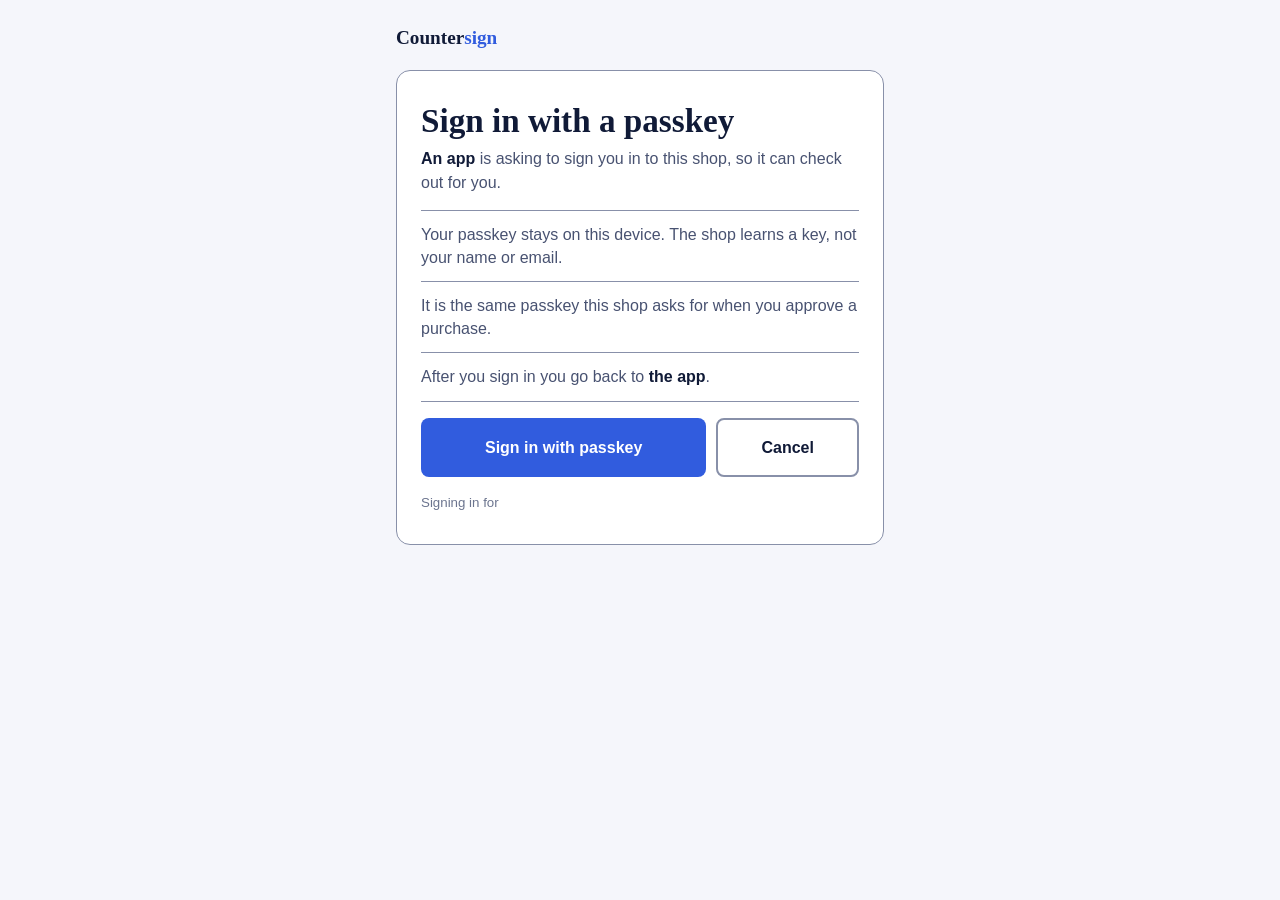
<file: src/countersign/web/static/signin.html>
<!doctype html>
<html lang="en">
<head>
<meta charset="utf-8">
<meta name="viewport" content="width=device-width, initial-scale=1">
<meta name="referrer" content="no-referrer">
<title>Sign in with a passkey</title>
<style>
/* tokens:begin, copied from src/countersign/edge/static/tokens.css by scripts/apply_tokens.py: change colours there */
:root {
  --bg: #f5f6fb;          /* page background */
  --panel: #ffffff;       /* cards, panels */
  --ink: #101a37;         /* body text */
  --ink-2: #485271;       /* secondary text */
  --ink-3: #6b748e;       /* hints, labels */
  --line: #8890a9;        /* borders, rules */
  --soft: #e7ebf6;        /* quiet fills */
  --go: #117976;          /* PROCEED: charged */
  --go-bg: #e4f6f5;
  --ask: #906510;         /* REASK: asked again */
  --ask-bg: #fbf2df;
  --no: #bf1f75;          /* REFUSE: refused */
  --no-bg: #f9e2ee;
  --info: #485271;        /* neutral notes */
  --info-bg: #e7ebf6;
  --accent: #315cde;      /* links, primary buttons */
  --accent-ink: #ffffff;  /* text on accent */
  --on-status: #ffffff;   /* text on an ask or no button */
  --cat-1: #4c6ed5;       /* product images, one per category */
  --cat-2: #cf3487;
  --cat-3: #17817e;
  --cat-4: #986c16;
  --cat-5: #7666c5;
  --cat-ink: #ffffff;     /* initials on a product image */

  /* type: three stacks, unquoted so they also go into SVG attributes */
  --font-display: Charter, Bitstream Charter, Sitka Text, Cambria, Iowan Old Style, Georgia, serif;
  --font-sans: Avenir Next, Avenir, Seravek, Segoe UI, Ubuntu, Noto Sans, Helvetica Neue, sans-serif;
  --font-mono: ui-monospace, SF Mono, Menlo, Cascadia Mono, Consolas, monospace;
  /* a modular scale, ratio 1.2: each step is the one below times the ratio */
  --ratio: 1.2;
  --step--1: 0.833rem;    /* labels, captions, table heads */
  --step-0: 1rem;         /* body */
  --step-1: 1.2rem;
  --step-2: 1.44rem;      /* prices, section heads */
  --step-3: 1.728rem;
  --step-4: 2.074rem;     /* page heads */
  --step-5: 2.488rem;
  --measure: 68ch;        /* longest line of running text */

  /* space: one 4px unit; tight inside a group, wide between groups */
  --space-1: 4px;
  --space-2: 8px;
  --space-3: 12px;
  --space-4: 16px;
  --space-5: 24px;
  --space-6: 32px;
  --space-7: 48px;
  --space-8: 64px;
  --container: 1040px;    /* widest a page gets; wider screens grow the margins */

  /* shape: two radii, one per nesting level, and edges drawn with a line, never a shadow */
  --radius-1: 8px;        /* controls, tags, inner pieces */
  --radius-2: 14px;       /* panels */

  /* motion: short and decelerating, transform and opacity only */
  --dur: 180ms;
  --ease: cubic-bezier(0.22, 1, 0.36, 1);
}
@media (prefers-color-scheme: dark) {
  :root:not([data-theme="light"]) {
    --bg: #0a0d1d;
    --panel: #11162a;
    --ink: #f3f4fa;
    --ink-2: #9aa4c2;
    --ink-3: #78829e;
    --line: #5c6685;
    --soft: #1c2136;
    --go: #18a8a3;
    --go-bg: #0f3332;
    --ask: #c3860a;
    --ask-bg: #33270f;
    --no: #ef3a9a;
    --no-bg: #330f22;
    --info: #9aa4c2;
    --info-bg: #1c2136;
    --accent: #7193f8;
    --accent-ink: #0a0d1d;
    --on-status: #0a0d1d;
    --cat-1: #4c6ed5;
    --cat-2: #cf3487;
    --cat-3: #17817e;
    --cat-4: #986c16;
    --cat-5: #7666c5;
    --cat-ink: #ffffff;
  }
}
:root[data-theme="dark"] {
  --bg: #0a0d1d;
  --panel: #11162a;
  --ink: #f3f4fa;
  --ink-2: #9aa4c2;
  --ink-3: #78829e;
  --line: #5c6685;
  --soft: #1c2136;
  --go: #18a8a3;
  --go-bg: #0f3332;
  --ask: #c3860a;
  --ask-bg: #33270f;
  --no: #ef3a9a;
  --no-bg: #330f22;
  --info: #9aa4c2;
  --info-bg: #1c2136;
  --accent: #7193f8;
  --accent-ink: #0a0d1d;
  --on-status: #0a0d1d;
  --cat-1: #4c6ed5;
  --cat-2: #cf3487;
  --cat-3: #17817e;
  --cat-4: #986c16;
  --cat-5: #7666c5;
  --cat-ink: #ffffff;
}
/* tokens:end */
* { box-sizing: border-box; }
html, body { margin: 0; overflow-x: clip; background: var(--bg); color: var(--ink); }
body { font-family: var(--font-sans); font-weight: 500; font-size: var(--step-0); line-height: 1.45; -webkit-font-smoothing: antialiased; }
button { font: inherit; }
.wrap { max-width: 520px; margin: 0 auto; padding: var(--space-5) var(--space-4) var(--space-8); }
.brand { font-family: var(--font-display); font-weight: 700; font-size: var(--step-1); margin: 0 0 18px; }
.brand span { color: var(--accent); }
.card { background: var(--panel); border: 1px solid var(--line); border-radius: var(--radius-2); padding: var(--space-6) var(--space-5); }
h1 { font-family: var(--font-display); margin: 0 0 var(--space-2); font-size: clamp(var(--step-2), 6vw, var(--step-4)); font-weight: 700; line-height: 1.1; }
.sub { margin: 0 0 var(--space-4); color: var(--ink-2); }
.sub b { color: var(--ink); }
ul.facts { list-style: none; margin: 0 0 var(--space-4); padding: 0; border-top: 1px solid var(--line); }
ul.facts li { padding: var(--space-3) 0; border-bottom: 1px solid var(--line); color: var(--ink-2); }
ul.facts li b { color: var(--ink); }
.btn { display: block; width: 100%; border: 0; border-radius: var(--radius-1); padding: var(--space-4) 20px; font-weight: 600; cursor: pointer; background: var(--accent); color: var(--accent-ink); min-height: 54px; text-align: center; }
.btn.ghost { background: transparent; color: var(--ink); border: 2px solid var(--line); }
.btn:disabled { opacity: .45; cursor: not-allowed; }
.buttons { display: grid; grid-template-columns: 2fr 1fr; gap: 10px; margin-top: var(--space-4); }
.status { margin: 14px 0 0; padding: var(--space-3) 14px; border-radius: var(--radius-1); font-weight: 600; }
.status:empty { display: none; }
.status.info { background: var(--soft); color: var(--ink-2); }
.status.ok { background: var(--go-bg); color: var(--go); }
.status.warn { background: var(--ask-bg); color: var(--ask); }
.status.error { background: var(--no-bg); color: var(--no); }
.note { color: var(--ink-3); font-size: var(--step--1); margin: var(--space-4) 0 0; overflow-wrap: anywhere; }
button:focus-visible { outline: 2px solid var(--accent); outline-offset: 2px; }
.btn:hover:not(:disabled) { filter: brightness(1.08); }
</style>
</head>
<body>
<main class="wrap">
  <p class="brand">Counter<span>sign</span></p>
  <section class="card" aria-labelledby="title">
    <h1 id="title">Sign in with a passkey</h1>
    <p class="sub"><b id="client">An app</b> is asking to sign you in to this shop, so it can check out for you.</p>
    <ul class="facts">
      <li>Your passkey stays on this device. The shop learns a key, not your name or email.</li>
      <li>It is the same passkey this shop asks for when you approve a purchase.</li>
      <li>After you sign in you go back to <b id="back">the app</b>.</li>
    </ul>
    <div class="buttons">
      <button class="btn" id="signin" type="button">Sign in with passkey</button>
      <button class="btn ghost" id="cancel" type="button">Cancel</button>
    </div>
    <p class="status" id="status" role="status" aria-live="polite"></p>
    <p class="note">Signing in for <span id="issuer"></span></p>
  </section>
</main>
<script type="application/json" id="signin-data">{{SIGNIN_JSON}}</script>
<script>
// The OAuth sign-in (C14, web/oauth.py). The passkey signs the challenge the
// server sends, which covers this one sealed sign-in request; the page posts the
// assertion and goes where the answer says, back to the app with a code.
// It keeps {credential id, public key} in localStorage under the same key as
// the approval page (shopper.js), so one passkey serves both.
"use strict";
const STORE_KEY = "countersign.passkey.v1";
const ES256 = -7;
const data = JSON.parse(document.getElementById("signin-data").textContent);
const $ = (id) => document.getElementById(id);
let memoryCred = null;

function b64url(buffer) {
  const bytes = buffer instanceof Uint8Array ? buffer : new Uint8Array(buffer);
  let s = "";
  for (let i = 0; i < bytes.length; i++) s += String.fromCharCode(bytes[i]);
  return btoa(s).replace(/\+/g, "-").replace(/\//g, "_").replace(/=+$/, "");
}
function fromB64url(text) {
  const s = text.replace(/-/g, "+").replace(/_/g, "/");
  const bin = atob(s + "=".repeat((4 - (s.length % 4)) % 4));
  const out = new Uint8Array(bin.length);
  for (let i = 0; i < bin.length; i++) out[i] = bin.charCodeAt(i);
  return out;
}
function readStore() { try { return JSON.parse(localStorage.getItem(STORE_KEY) || "{}") || {}; } catch (e) { return {}; } }
function loadCred(rpId) {
  const c = readStore()[rpId];
  if (c && typeof c.credential_id === "string" && typeof c.public_key_spki_der === "string") return c;
  return memoryCred && memoryCred.rp_id === rpId ? memoryCred : null;
}
function saveCred(rpId, cred) {
  memoryCred = { ...cred, rp_id: rpId };
  const all = readStore();
  all[rpId] = cred;
  try { localStorage.setItem(STORE_KEY, JSON.stringify(all)); } catch (e) { /* private window: memory only */ }
}
function status(text, kind) { const el = $("status"); el.textContent = text; el.className = "status " + (kind || "info"); }

async function register(rpId) {
  const created = await navigator.credentials.create({ publicKey: {
    rp: { id: rpId, name: "Countersign" },
    user: { id: crypto.getRandomValues(new Uint8Array(16)), name: "countersign-shopper", displayName: "Countersign shopper" },
    challenge: crypto.getRandomValues(new Uint8Array(32)),
    pubKeyCredParams: [{ type: "public-key", alg: ES256 }],
    authenticatorSelection: { residentKey: "preferred", userVerification: "preferred" },
    attestation: "none",
    timeout: 120000,
  } });
  const response = created.response;
  if (typeof response.getPublicKey !== "function" || !response.getPublicKey()) {
    throw new Error("This browser cannot share a passkey's public key. Try a current Chrome, Safari, Edge or Firefox.");
  }
  if (typeof response.getPublicKeyAlgorithm === "function" && response.getPublicKeyAlgorithm() !== ES256) {
    throw new Error("This device made a passkey the shop cannot check (it needs ES256).");
  }
  return { credential_id: b64url(created.rawId), public_key_spki_der: b64url(response.getPublicKey()) };
}

async function signIn() {
  const w = data.webauthn;
  $("signin").disabled = true;
  try {
    if (!window.isSecureContext || !window.PublicKeyCredential) throw new Error("This browser cannot use passkeys here.");
    if (location.origin !== w.origin) throw new Error("This page is not on " + w.origin + ", so the passkey would not be accepted.");
    let cred = loadCred(w.rp_id);
    if (!cred) {
      status("Creating a passkey for this shop on your device…");
      cred = await register(w.rp_id);
      saveCred(w.rp_id, cred);
    }
    status("Confirm on your device to sign in…");
    const assertion = await navigator.credentials.get({ publicKey: {
      challenge: fromB64url(w.challenge), rpId: w.rp_id,
      allowCredentials: [{ type: "public-key", id: fromB64url(cred.credential_id) }],
      userVerification: w.user_verification || "preferred", timeout: 120000,
    } });
    const r = assertion.response;
    const res = await fetch(location.pathname, { method: "POST", headers: { "Content-Type": "application/json" },
      body: JSON.stringify({ request: data.request, credential_id: b64url(assertion.rawId),
        public_key_spki_der: cred.public_key_spki_der, authenticator_data: b64url(r.authenticatorData),
        client_data_json: b64url(r.clientDataJSON), signature: b64url(r.signature) }) });
    const body = await res.json().catch(() => ({}));
    if (!res.ok || !body.redirect) throw new Error(body.error_description || "The shop did not accept the sign-in.");
    status("Signed in. Taking you back to the app…", "ok");
    location.assign(body.redirect);
  } catch (err) {
    $("signin").disabled = false;
    if (err && err.name === "NotAllowedError") status("Not signed in: the passkey prompt was closed or timed out. You can try again.", "warn");
    else status((err && err.message) || "Something went wrong; you are not signed in.", "error");
  }
}

function cancel() {
  const url = new URL(data.redirect_uri);
  url.searchParams.set("error", "access_denied");
  url.searchParams.set("error_description", "the shopper cancelled the sign-in");
  if (data.state != null) url.searchParams.set("state", data.state);
  url.searchParams.set("iss", data.issuer);
  location.assign(url.toString());
}

$("client").textContent = data.client_name;
$("back").textContent = new URL(data.redirect_uri).host;
$("issuer").textContent = data.issuer;
$("signin").addEventListener("click", signIn);
$("cancel").addEventListener("click", cancel);
</script>
</body>
</html>
</file>
